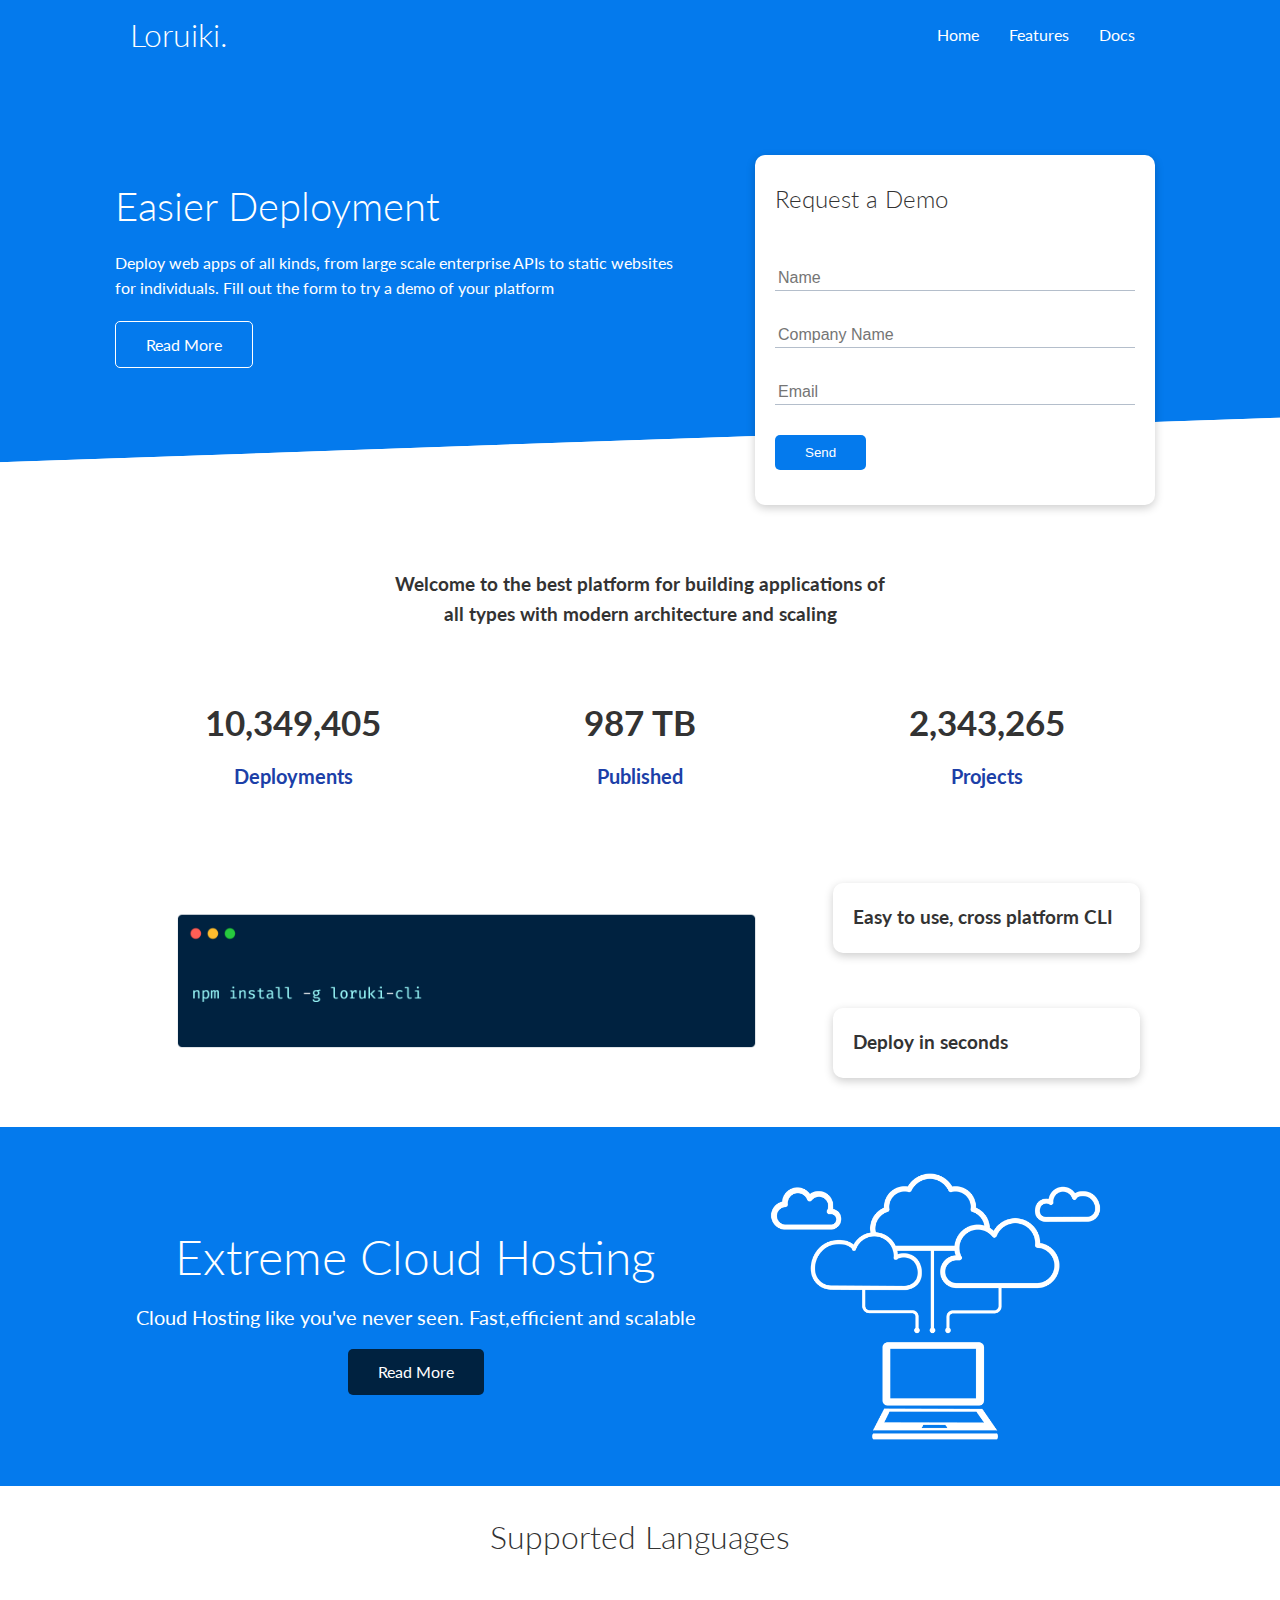
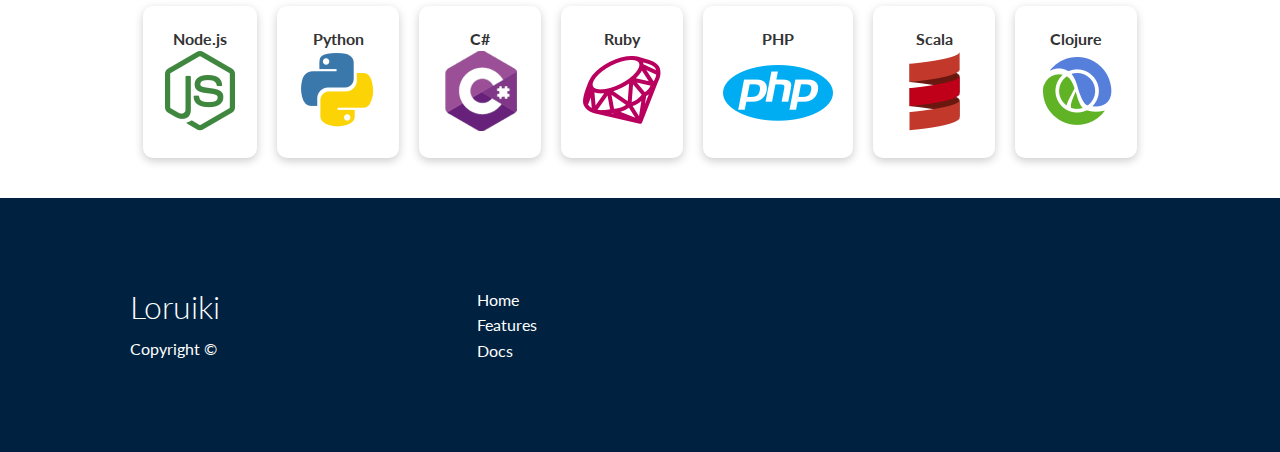
<file: index.html>
<!DOCTYPE html>
<html lang="en">
  <head>
    <meta charset="UTF-8" />
    <meta name="viewport" content="width=device-width, initial-scale=1.0" />
    <link
      rel="stylesheet"
      href="https://cdnjs.cloudflare.com/ajax/libs/font-awesome/6.4.2/css/all.min.css"
      integrity="sha512-z3gLpd7yknf1YoNbCzqRKc4qyor8gaKU1qmn+CShxbuBusANI9QpRohGBreCFkKxLhei6S9CQXFEbbKuqLg0DA=="
      crossorigin="anonymous"
      referrerpolicy="no-referrer"
    />
    <link rel="stylesheet" href="css/style.css" />
    <link rel="stylesheet" href="css/utilities.css" />
    <title>Loruki | Cloud Hosting For Everyone</title>
  </head>
  <body>
    <!-- Navbar -->
    <div class="navbar">
      <div class="container flex">
        <h1 class="logo">Loruiki.</h1>
        <!-- <h3>Hello</h3> -->
        <nav>
          <ul>
            <li><a href="index.html">Home</a></li>
            <li><a href="features.html">Features</a></li>
            <li><a href="docs.html">Docs</a></li>
          </ul>
        </nav>
      </div>
    </div>

    <!-- Showcase -->
    <section class="showcase">
      <div class="container grid">
        <div class="showcase-text">
          <h1>Easier Deployment</h1>
          <p>
            Deploy web apps of all kinds, from large scale enterprise APIs to
            static websites for individuals. Fill out the form to try a demo of
            your platform
          </p>
          <a href="features.html" class="btn btn-outline">Read More</a>
        </div>
        <div class="showcase-form card">
          <h2>Request a Demo</h2>
          <form
            name="contact"
            method="post"
            netlify-honeypot="bot-field"
            data-netlify="true"
          >
            <input type="hidden" name="form-name" value="contact" />
            <p class="hidden">
              <label>
                Don’t fill this out if you’re human: <input name="bot-field" />
              </label>
            </p>

            <div class="form-control">
              <input type="text" name="name" placeholder="Name" required />
            </div>
            <div class="form-control">
              <input
                type="text"
                name="company"
                placeholder="Company Name"
                required
              />
            </div>
            <div class="form-control">
              <input type="text" name="email" placeholder="Email" required />
            </div>
            <input type="submit" value="Send" class="btn btn-primary" />
          </form>
        </div>
      </div>
    </section>

    <!-- Stats -->
    <section class="stats">
      <div class="container">
        <h3 class="stats-heading text-center my-1">
          Welcome to the best platform for building applications of all types
          with modern architecture and scaling
        </h3>

        <div class="grid grid-3 text-center my-4">
          <div>
            <i class="fas fa-server fa-3x"></i>
            <h3>10,349,405</h3>
            <p class="text-secondary">Deployments</p>
          </div>
          <div>
            <i class="fas fa-upload fa-3x"></i>
            <h3>987 TB</h3>
            <p class="text-secondary">Published</p>
          </div>
          <div>
            <i class="fas fa-project-diagram fa-3x"></i>
            <h3>2,343,265</h3>
            <p class="text-secondary">Projects</p>
          </div>
        </div>
      </div>
    </section>

    <!-- Cli -->
    <section class="cli">
      <div class="container grid">
        <img src="images/cli.png" alt="" />
        <div class="card">
          <h3>Easy to use, cross platform CLI</h3>
        </div>
        <div class="card">
          <h3>Deploy in seconds</h3>
        </div>
      </div>
    </section>

    <!-- Cloud -->
    <section class="cloud bg-primary my-2 py-2">
      <div class="container grid">
        <div class="text-center">
          <h2 class="lg">Extreme Cloud Hosting</h2>
          <p class="lead my-1">
            Cloud Hosting like you've never seen. Fast,efficient and scalable
          </p>
          <a href="features.html" class="btn btn-dark">Read More</a>
        </div>
        <img src="images/cloud.png" alt="" />
      </div>
    </section>

    <!-- Languages -->
    <section class="languages">
      <h2 class="md text-center my-2">Supported Languages</h2>
      <div class="container flex">
        <div class="card">
          <h4>Node.js</h4>
          <img src="images/logos/node.png" alt="" />
        </div>

        <div class="card">
          <h4>Python</h4>
          <img src="images/logos/python.png" alt="" />
        </div>

        <div class="card">
          <h4>C#</h4>
          <img src="images/logos/csharp.png" alt="" />
        </div>

        <div class="card">
          <h4>Ruby</h4>
          <img src="images/logos/ruby.png" alt="" />
        </div>

        <div class="card">
          <h4>PHP</h4>
          <img src="images/logos/php.png" alt="" />
        </div>

        <div class="card">
          <h4>Scala</h4>
          <img src="images/logos/scala.png" alt="" />
        </div>

        <div class="card">
          <h4>Clojure</h4>
          <img src="images/logos/clojure.png" alt="" />
        </div>
      </div>
    </section>

    <!-- Footer -->
    <footer class="footer bg-dark py-5">
      <div class="container grid grid-3">
        <div>
          <h1>Loruiki</h1>
          <p>Copyright &copy;</p>
        </div>

        <nav>
          <ul>
            <li>
              <a href="index.html">Home</a>
            </li>
            <li>
              <a href="features.html">Features</a>
            </li>
            <li>
              <a href="docs.html">Docs</a>
            </li>
          </ul>
        </nav>
        <div class="social">
          <a href="#"><i class="fab fa-github fa-2x"></i></a>
          <a href="#"><i class="fab fa-facebook fa-2x"></i></a>
          <a href="#"><i class="fab fa-instagram fa-2x"></i></a>
          <a href="#"><i class="fab fa-twitter fa-2x"></i></a>
        </div>
      </div>
    </footer>
  </body>
</html>
</file>
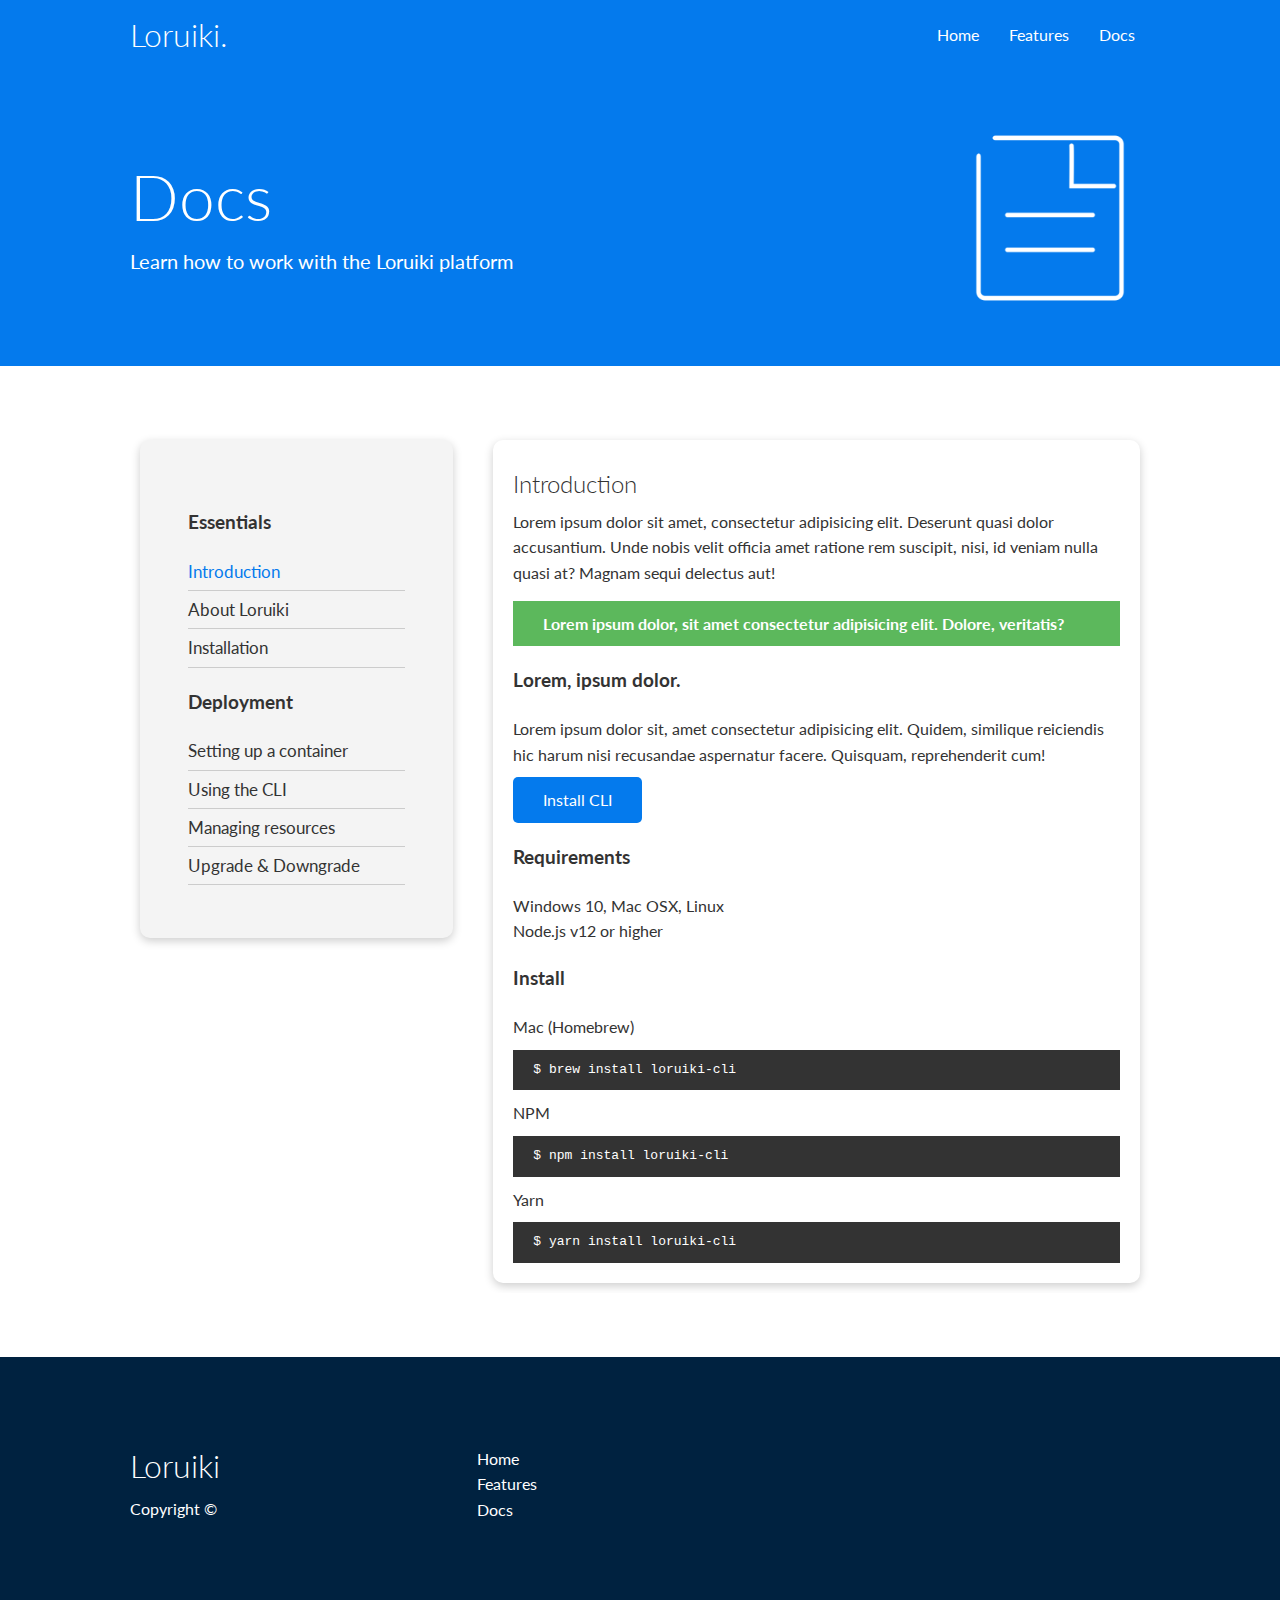
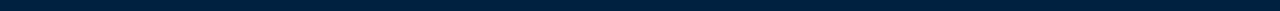
<file: docs.html>
<!DOCTYPE html>
<html lang="en">
  <head>
    <meta charset="UTF-8" />
    <meta name="viewport" content="width=device-width, initial-scale=1.0" />
    <link
      rel="stylesheet"
      href="https://cdnjs.cloudflare.com/ajax/libs/font-awesome/6.4.2/css/all.min.css"
      integrity="sha512-z3gLpd7yknf1YoNbCzqRKc4qyor8gaKU1qmn+CShxbuBusANI9QpRohGBreCFkKxLhei6S9CQXFEbbKuqLg0DA=="
      crossorigin="anonymous"
      referrerpolicy="no-referrer"
    />
    <link rel="stylesheet" href="css/style.css" />
    <link rel="stylesheet" href="css/utilities.css" />
    <title>Loruki | Cloud Hosting For Everyone</title>
  </head>
  <body>
    <!-- Navbar -->
    <div class="navbar">
      <div class="container flex">
        <h1 class="logo">Loruiki.</h1>
        <!-- <h3>Hello</h3> -->
        <nav>
          <ul>
            <li><a href="index.html">Home</a></li>
            <li><a href="features.html">Features</a></li>
            <li><a href="docs.html">Docs</a></li>
          </ul>
        </nav>
      </div>
    </div>

    <!-- Head -->
    <section class="docs-head bg-primary py-3">
      <div class="container grid">
        <div>
          <h1 class="xl">Docs</h1>
          <p class="lead">Learn how to work with the Loruiki platform</p>
        </div>
        <img src="images/docs.png" alt="" />
      </div>
    </section>

    <!-- Docs main -->
    <section class="docs-main my-4">
      <div class="container grid">
        <div class="card bg-light p-3">
          <h3 class="my-2">Essentials</h3>
          <nav>
            <ul>
              <li>
                <a class="text-primary" href="#">Introduction</a>
              </li>
              <li><a href="#">About Loruiki</a></li>
              <li><a href="#">Installation</a></li>
            </ul>
          </nav>

          <h3 class="my-2">Deployment</h3>
          <nav>
            <ul>
              <li><a href="#">Setting up a container</a></li>
              <li><a href="#">Using the CLI</a></li>
              <li><a href="#">Managing resources</a></li>
              <li><a href="#">Upgrade & Downgrade</a></li>
            </ul>
          </nav>
        </div>
        <div class="card">
          <h2>Introduction</h2>
          <p>
            Lorem ipsum dolor sit amet, consectetur adipisicing elit. Deserunt
            quasi dolor accusantium. Unde nobis velit officia amet ratione rem
            suscipit, nisi, id veniam nulla quasi at? Magnam sequi delectus aut!
          </p>

          <div class="alert alert-success">
            <i class="fas fa-info"></i> Lorem ipsum dolor, sit amet consectetur
            adipisicing elit. Dolore, veritatis?
          </div>

          <h3>Lorem, ipsum dolor.</h3>
          <p>
            Lorem ipsum dolor sit, amet consectetur adipisicing elit. Quidem,
            similique reiciendis hic harum nisi recusandae aspernatur facere.
            Quisquam, reprehenderit cum!
          </p>
          <a href="#" class="btn btn-primary">Install CLI</a>

          <h3>Requirements</h3>
          <ul>
            <li>Windows 10, Mac OSX, Linux</li>
            <li>Node.js v12 or higher</li>
          </ul>

          <h3>Install</h3>
          <p>Mac (Homebrew)</p>
          <pre><code>$ brew install loruiki-cli</code></pre>
          <p>NPM</p>
          <pre><code>$ npm install loruiki-cli</code></pre>
          <p>Yarn</p>
          <pre><code>$ yarn install loruiki-cli</code></pre>
        </div>
      </div>
    </section>

    <!-- Footer -->
    <footer class="footer bg-dark py-5">
      <div class="container grid grid-3">
        <div>
          <h1>Loruiki</h1>
          <p>Copyright &copy;</p>
        </div>

        <nav>
          <ul>
            <li>
              <a href="index.html">Home</a>
            </li>
            <li>
              <a href="features.html">Features</a>
            </li>
            <li>
              <a href="docs.html">Docs</a>
            </li>
          </ul>
        </nav>
        <div class="social">
          <a href="#"><i class="fab fa-github fa-2x"></i></a>
          <a href="#"><i class="fab fa-facebook fa-2x"></i></a>
          <a href="#"><i class="fab fa-instagram fa-2x"></i></a>
          <a href="#"><i class="fab fa-twitter fa-2x"></i></a>
        </div>
      </div>
    </footer>
  </body>
</html>
</file>
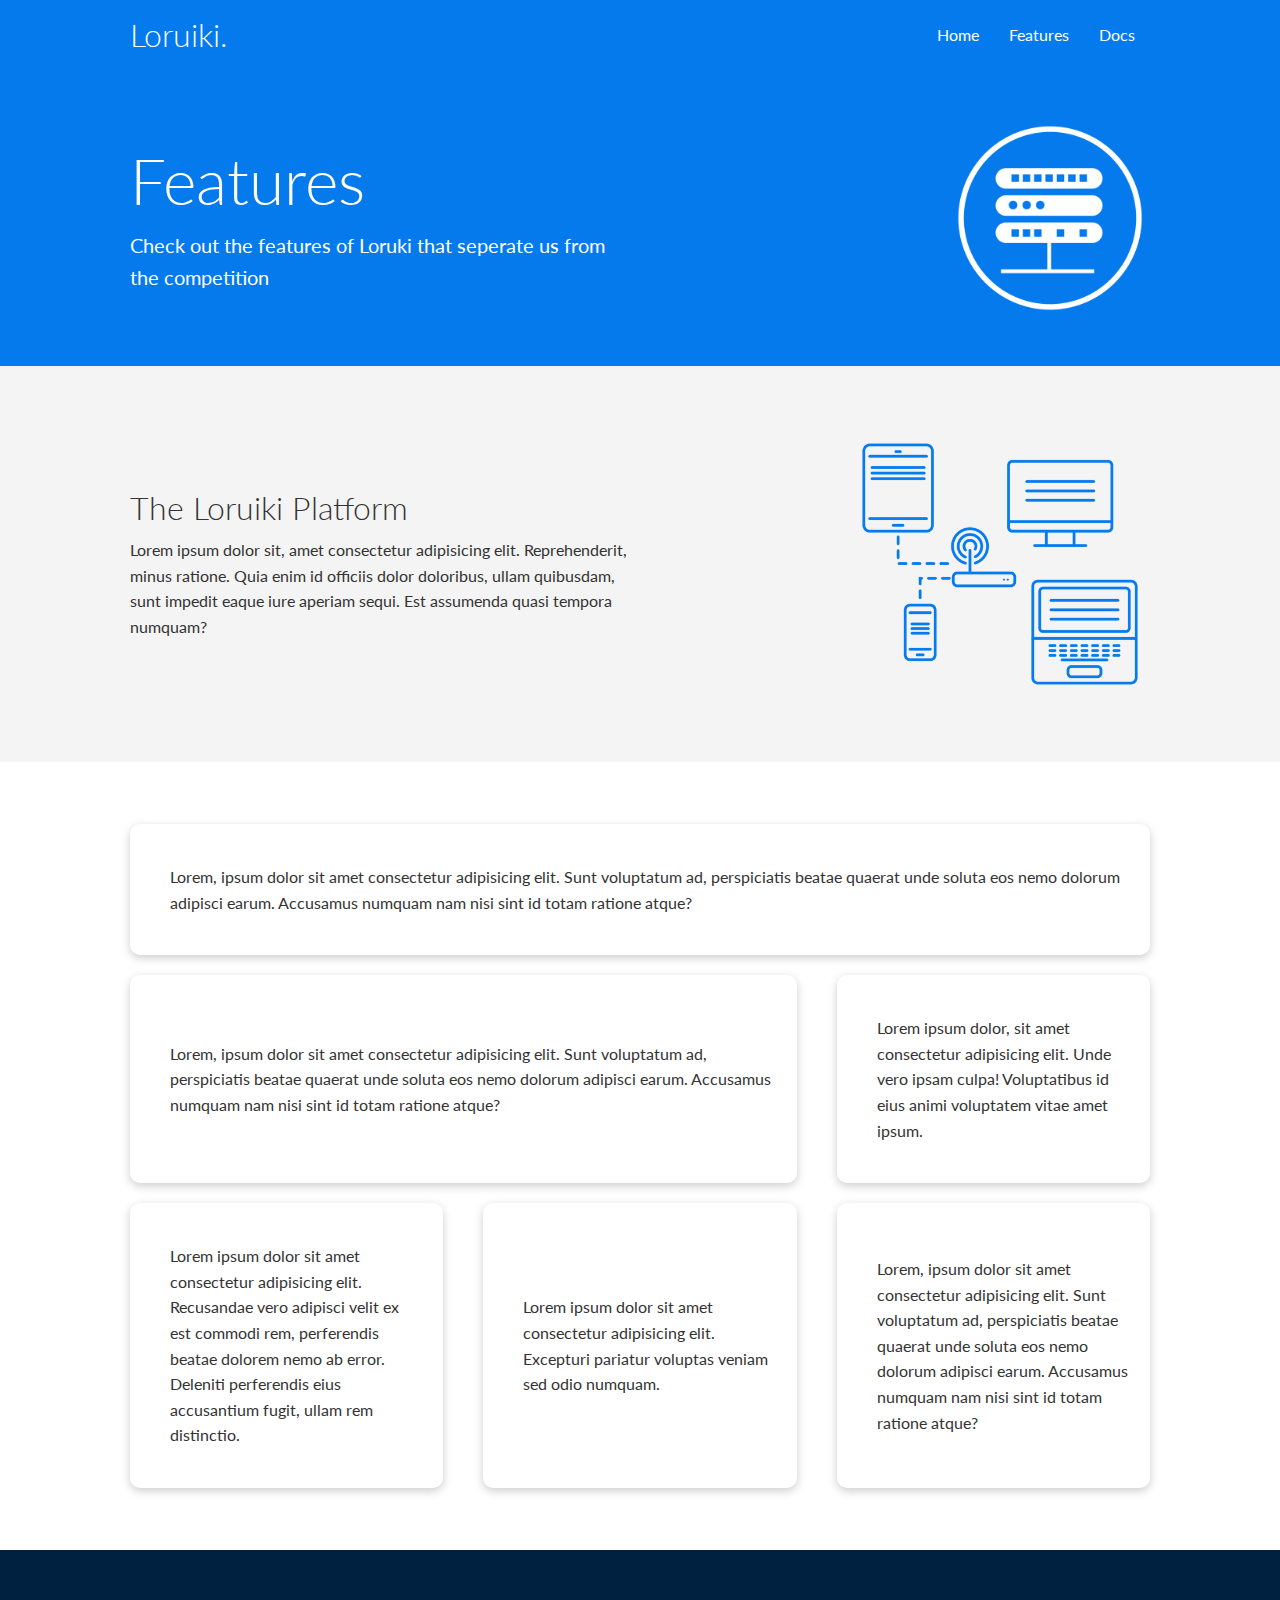
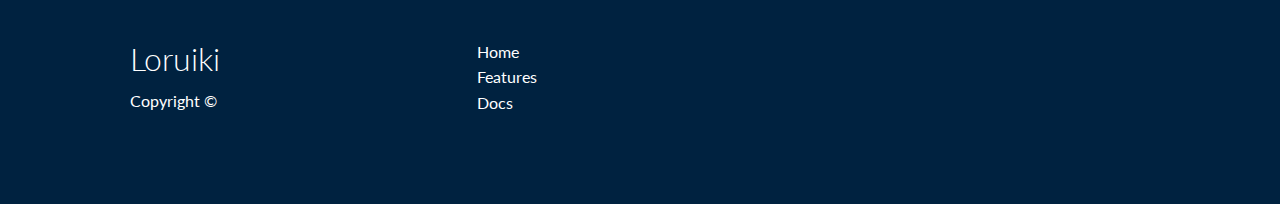
<file: features.html>
<!DOCTYPE html>
<html lang="en">
  <head>
    <meta charset="UTF-8" />
    <meta name="viewport" content="width=device-width, initial-scale=1.0" />
    <link
      rel="stylesheet"
      href="https://cdnjs.cloudflare.com/ajax/libs/font-awesome/6.4.2/css/all.min.css"
      integrity="sha512-z3gLpd7yknf1YoNbCzqRKc4qyor8gaKU1qmn+CShxbuBusANI9QpRohGBreCFkKxLhei6S9CQXFEbbKuqLg0DA=="
      crossorigin="anonymous"
      referrerpolicy="no-referrer"
    />
    <link rel="stylesheet" href="css/style.css" />
    <link rel="stylesheet" href="css/utilities.css" />
    <title>Loruki | Cloud Hosting For Everyone</title>
  </head>
  <body>
    <!-- Navbar -->
    <div class="navbar">
      <div class="container flex">
        <h1 class="logo">Loruiki.</h1>
        <!-- <h3>Hello</h3> -->
        <nav>
          <ul>
            <li><a href="index.html">Home</a></li>
            <li><a href="features.html">Features</a></li>
            <li><a href="docs.html">Docs</a></li>
          </ul>
        </nav>
      </div>
    </div>

    <!-- Head -->
    <section class="features-head bg-primary py-3">
      <div class="container grid">
        <div>
          <h1 class="xl">Features</h1>
          <p class="lead">
            Check out the features of Loruki that seperate us from the
            competition
          </p>
        </div>
        <img src="images/server.png" alt="" />
      </div>
    </section>

    <!-- Sub Head -->
    <section class="features-sub-head bg-light py-3">
      <div class="container grid">
        <div>
          <h1 class="md">The Loruiki Platform</h1>
          <p>
            Lorem ipsum dolor sit, amet consectetur adipisicing elit.
            Reprehenderit, minus ratione. Quia enim id officiis dolor doloribus,
            ullam quibusdam, sunt impedit eaque iure aperiam sequi. Est
            assumenda quasi tempora numquam?
          </p>
        </div>
        <img src="images/server2.png" alt="" />
      </div>
    </section>

    <!-- Features Main -->
    <section class="features-main my-2">
      <div class="container grid grid-3">
        <div class="card flex">
          <i class="fas fa-server fa-3x"></i>
          <p>
            Lorem, ipsum dolor sit amet consectetur adipisicing elit. Sunt
            voluptatum ad, perspiciatis beatae quaerat unde soluta eos nemo
            dolorum adipisci earum. Accusamus numquam nam nisi sint id totam
            ratione atque?
          </p>
        </div>

        <div class="card flex">
          <i class="fas fa-server fa-3x"></i>
          <p>
            Lorem, ipsum dolor sit amet consectetur adipisicing elit. Sunt
            voluptatum ad, perspiciatis beatae quaerat unde soluta eos nemo
            dolorum adipisci earum. Accusamus numquam nam nisi sint id totam
            ratione atque?
          </p>
        </div>
        <div class="card flex">
          <i class="fas fa-power-off fa-3x"></i>
          <p>
            Lorem ipsum dolor, sit amet consectetur adipisicing elit. Unde vero
            ipsam culpa! Voluptatibus id eius animi voluptatem vitae amet ipsum.
          </p>
        </div>
        <div class="card flex">
          <i class="fas fa-upload fa-3x"></i>
          <p>
            Lorem ipsum dolor sit amet consectetur adipisicing elit. Recusandae
            vero adipisci velit ex est commodi rem, perferendis beatae dolorem
            nemo ab error. Deleniti perferendis eius accusantium fugit, ullam
            rem distinctio.
          </p>
        </div>
        <div class="card flex">
          <i class="fas fa-sitemap fa-3x"></i>
          <p>
            Lorem ipsum dolor sit amet consectetur adipisicing elit. Excepturi
            pariatur voluptas veniam sed odio numquam.
          </p>
        </div>
        <div class="card flex">
          <i class="fas fa-gears fa-3x"></i>
          <p>
            Lorem, ipsum dolor sit amet consectetur adipisicing elit. Sunt
            voluptatum ad, perspiciatis beatae quaerat unde soluta eos nemo
            dolorum adipisci earum. Accusamus numquam nam nisi sint id totam
            ratione atque?
          </p>
        </div>
      </div>
    </section>

    <!-- Footer -->
    <footer class="footer bg-dark py-5">
      <div class="container grid grid-3">
        <div>
          <h1>Loruiki</h1>
          <p>Copyright &copy;</p>
        </div>

        <nav>
          <ul>
            <li>
              <a href="index.html">Home</a>
            </li>
            <li>
              <a href="features.html">Features</a>
            </li>
            <li>
              <a href="docs.html">Docs</a>
            </li>
          </ul>
        </nav>
        <div class="social">
          <a href="#"><i class="fab fa-github fa-2x"></i></a>
          <a href="#"><i class="fab fa-facebook fa-2x"></i></a>
          <a href="#"><i class="fab fa-instagram fa-2x"></i></a>
          <a href="#"><i class="fab fa-twitter fa-2x"></i></a>
        </div>
      </div>
    </footer>
  </body>
</html>
</file>
<file: css/style.css>
@import url("https://fonts.googleapis.com/css2?family=Lato:wght@300&display=swap");

:root {
  --primary-color: #047aed;
  --secondary-color: #1c3fa8;
  --dark-color: #002240;
  --light-color: #f4f4f4;
  --success-color: #5cb85c;
  --error-color: #d9534f;
}

* {
  box-sizing: border-box;
  padding: 0;
  margin: 0;
}
body {
  font-family: "Lato", sans-serif;
  color: #333;
  line-height: 1.6;
}
ul {
  list-style-type: none;
}
a {
  text-decoration: none;
  color: #333;
}
h1,
h2 {
  font-weight: 300;
  /* line-height: 200%; */
  line-height: 1.2;
  margin: 10px 0;
}
p {
  margin: 10px 0;
}
img {
  width: 100%;
}

code,
pre {
  background-color: #333;
  color: #fff;
  padding: 10px;
}

/* Navbar Styling */
.navbar {
  background-color: #047aed;
  color: #fff;
  height: 70px;
}

.hidden {
  visibility: hidden;
  height: 0;
}
.navbar .flex {
  justify-content: space-between;
}

.navbar ul {
  display: flex;
}
.navbar a {
  color: #fff;
  padding: 10px;
  margin: 0 5px;
}

.navbar a:hover {
  border-bottom: 2px #fff solid;
}

/* Showcase */
.showcase {
  height: 400px;
  background-color: var(--primary-color);
  color: #fff;
  position: relative;
}

.showcase h1 {
  font-size: 40px;
}

.showcase p {
  margin: 20px 0;
}

.showcase .grid {
  grid-template-columns: 55% 45%;
  gap: 30px;
  overflow: visible;
}

.showcase-text {
  animation: slideInFromLeft 1s ease-in;
}

.showcase-form {
  position: relative;
  top: 60px;
  height: 350px;
  width: 400px;
  padding: 40px;
  z-index: 100;
  justify-self: flex-end;
  animation: slideInFromRight 1s ease-in;
}

.showcase-form .form-control {
  margin: 30px 0;
}

.showcase-form input[type="text"],
.showcase-form input[type="email"] {
  border: 0;
  border-bottom: 1px solid #b4becb;
  width: 100%;
  padding: 3px;
  font-size: 16px;
}

.showcase-form input:focus {
  outline: none;
}

.showcase::before,
.showcase::after {
  content: "";
  background-color: #fff;
  height: 100px;
  position: absolute;
  bottom: -70px;
  right: 0;
  left: 0;
  transform: skewY(-2deg);
  -webkit-transform: skewY(-2deg);
  -moz-transform: skewY(-2deg);
  -ms-transform: skewY(-2deg);
}

/* Stats */
.stats {
  padding-top: 100px;
  animation: slideInFromBottom 1s ease-in;
}

.stats-heading {
  max-width: 500px;
  margin: auto !important;
}

.stats .grid h3 {
  font-size: 35px;
}

.stats .grid p {
  font-size: 20px;
  font-weight: bold;
}

/* CLI */
.cli .grid {
  grid-template-columns: repeat(3, 1fr);
  grid-template-rows: repeat(2, 1fr);
}
.cli .grid > *:first-child {
  grid-column: 1 / span 2;
  /* grid-column-start: 1;
  grid-column-end: 3; */

  grid-row: 1 / span 2;
}

/* Cloud */
.cloud .grid {
  grid-template-columns: 4fr 3fr;
}

/* Languages */
.languages .flex {
  flex-wrap: wrap;
}

.languages .card {
  text-align: center;
  margin: 18px 10px 40px;
  transition: transform 0.2s ease-in;
}

.languages .card .h4 {
  font-size: 20px;
  margin-bottom: 10px;
}

.languages .card:hover {
  transform: translateY(-15px);
}

/* Features */
.features-head img,
.docs-head img {
  width: 200px;
  justify-self: flex-end;
}
.features-sub-head img {
  width: 300px;
  justify-self: flex-end;
}

.features-main .card > i {
  margin-right: 20px;
}

.features-main .grid {
  padding: 30px;
}

.features-main .grid > *:first-child {
  grid-column: 1 / span 3;
}

.features-main .grid > *:nth-child(2) {
  grid-column: 1 / span 2;
}

/* Docs */
.docs-main h3 {
  margin: 20px 0;
}
.docs-main .grid {
  grid-template-columns: 1fr 2fr;
  align-items: flex-start;
}

.docs-main nav li {
  font-size: 17px;
  padding-bottom: 5px;
  margin-bottom: 5px;
  border-bottom: 1px #ccc solid;
}

.docs-main a:hover {
  font-weight: bold;
}

/* Footer */
.footer .social a {
  margin: 0 10px;
}

/* Animations */
@keyframes slideInFromLeft {
  0% {
    transform: translateX(-100%);
  }

  100% {
    transform: translateX(0);
  }
}

@keyframes slideInFromRight {
  0% {
    transform: translateX(100%);
  }

  100% {
    transform: translateX(0);
  }
}
@keyframes slideInFromTop {
  0% {
    transform: translateY(-100%);
  }

  100% {
    transform: translateX(0);
  }
}

@keyframes slideInFromBottom {
  0% {
    transform: translateY(100%);
  }

  100% {
    transform: translateX(0);
  }
}

/* Tablets and Under */
@media (max-width: 768px) {
  .grid,
  .showcase .grid,
  .stats .grid,
  .cli .grid,
  .cloud .grid,
  .features-main .grid,
  .docs-main .grid {
    grid-template-columns: 1fr;
    grid-template-rows: 1fr;
  }

  .showcase {
    height: auto;
    /* the height of the showcase was originally 400px */
    /* with [height = "auto"]--- takes up the amoung of container*/
  }

  .showcase-text {
    text-align: center;
    margin-top: 40px;
    animation: slideInFromTop 1s ease-in;
  }
  .showcase-form {
    justify-self: center;
    margin: auto;
    animation: slideInFromBottom 1s ease-in;
  }
  .cli .grid > *:first-child {
    grid-column: 1;
    grid-row: 1;
    /* so that each cli item is displayed on a different line of block */
  }
  .features-head,
  .features-sub-head,
  .docs-head {
    text-align: center;
  }

  .features-head img,
  .features-sub-head img,
  .docs-head img {
    justify-self: center;
  }

  .features-main .grid > *:first-child,
  .features-main .grid > *:nth-child(2) {
    grid-column: 1;
  }
}

/* Mobile */
@media (max-width: 500px) {
  .navbar {
    height: 110px;
  }
  .navbar .flex {
    flex-direction: column;
  }
  .navbar ul {
    padding: 10px;
    background-color: rgba(0, 0, 0, 0.1);
  }
  .showcase-form{
    width: 300px
  }
}
</file>
<file: css/utilities.css>
/* Utilities */
.container {
  max-width: 1100px;

  margin: 0 auto;
  /* Adding Margin: 0 
    auto adds margin automatically by the browser . So after the width is exceeded the browser starts adding margin and will push the text towards the center
     */
  overflow: auto;
  padding: 0 40px;
}

.card {
  background-color: #fff;
  border-radius: 10px;
  box-shadow: 0 3px 10px rgba(0, 0, 0, 0.2);
  padding: 20px;
  margin: 10px;
  color: #333;
}

.btn {
  display: inline-block;
  padding: 10px 30px;
  cursor: pointer;
  background-color: var(--primary-color);
  color: #fff;
  border: none;
  border-radius: 5px;
}

.btn-outline {
  background-color: transparent;
  border: 1px white solid;
}

.btn:hover {
  transform: scale(0.98);
}

/* Backgrounds & Colored Buttons */
.bg-primary,
.btn-primary {
  background-color: var(--primary-color);
  color: #fff;
}

.bg-secondary,
.btn-secondary {
  background-color: var(--secondary-color);
  color: #fff;
}

.bg-dark,
.btn-dark {
  background-color: var(--dark-color);
  color: #fff;
}

.bg-light,
.btn-light {
  background-color: var(--light-color);
  color: #333;
}

.bg-primary a,
.btn-primary a,
.bg-secondary a,
.btn-secondary a,
.bg-dark a,
.btn-dark a {
  color: #fff;
}

/* Text Colors */
.text-primary {
  color: var(--primary-color);
}

.text-secondary {
  color: var(--secondary-color);
}

.text-dark {
  color: var(--dark-color);
}

.text-light {
  color: var(--light-color);
}

.bg-primary a,
.btn-primary a,
.bg-secondary a,
.btn-secondary a,
.bg-dark a,
.btn-dark a {
  color: #fff;
}

/* Text Sizes */
.lead {
  font-size: 20px;
}
.sm {
  font-size: 1rem;
}
.md {
  font-size: 2rem;
}
.lg {
  font-size: 3rem;
}
.xl {
  font-size: 4rem;
}
.text-center {
  text-align: center;
}

/* Alert */
.alert {
  background-color: var(--light-color);
  padding: 10px 20px;
  font-weight: bold;
  margin: 15px 0;
}

.alert i {
  margin-right: 10px;
}

.alert-success {
  background-color: var(--success-color);
  color: #fff;
}
.alert-error {
  background-color: var(--error-color);
  color: #fff;
}

.flex {
  display: flex;
  flex-direction: row;
  justify-content: center;
  align-items: center;
  height: 100%;
}

.grid {
  display: grid;
  grid-template-columns: repeat(2, 1fr);
  gap: 20px;
  justify-content: center;
  align-items: center;
  height: 100%;
}

.grid-3 {
  grid-template-columns: repeat(3, 1fr);
}

/* Margin */
.my-1 {
  margin: 1rem 0;
}
.my-2 {
  margin: 2rem 0;
}
.my-3 {
  margin: 3rem 0;
}
.my-4 {
  margin: 4rem 0;
}
.my-5 {
  margin: 5rem 0;
}

.m-1 {
  margin: 1rem;
}

.m-2 {
  margin: 2rem;
}
.m-3 {
  margin: 3rem;
}
.m-4 {
  margin: 4rem;
}
.m-5 {
  margin: 5rem;
}
/* Padding */
.py-1 {
  padding: 1rem 0;
}
.py-2 {
  padding: 2rem 0;
}
.py-3 {
  padding: 3rem 0;
}
.py-4 {
  padding: 4rem 0;
}
.py-5 {
  padding: 5rem 0;
}

.p-1 {
  padding: 1rem;
}

.p-2 {
  padding: 2rem;
}
.p-3 {
  padding: 3rem;
}
.p-4 {
  padding: 4rem;
}
.p-5 {
  padding: 5rem;
}
</file>
